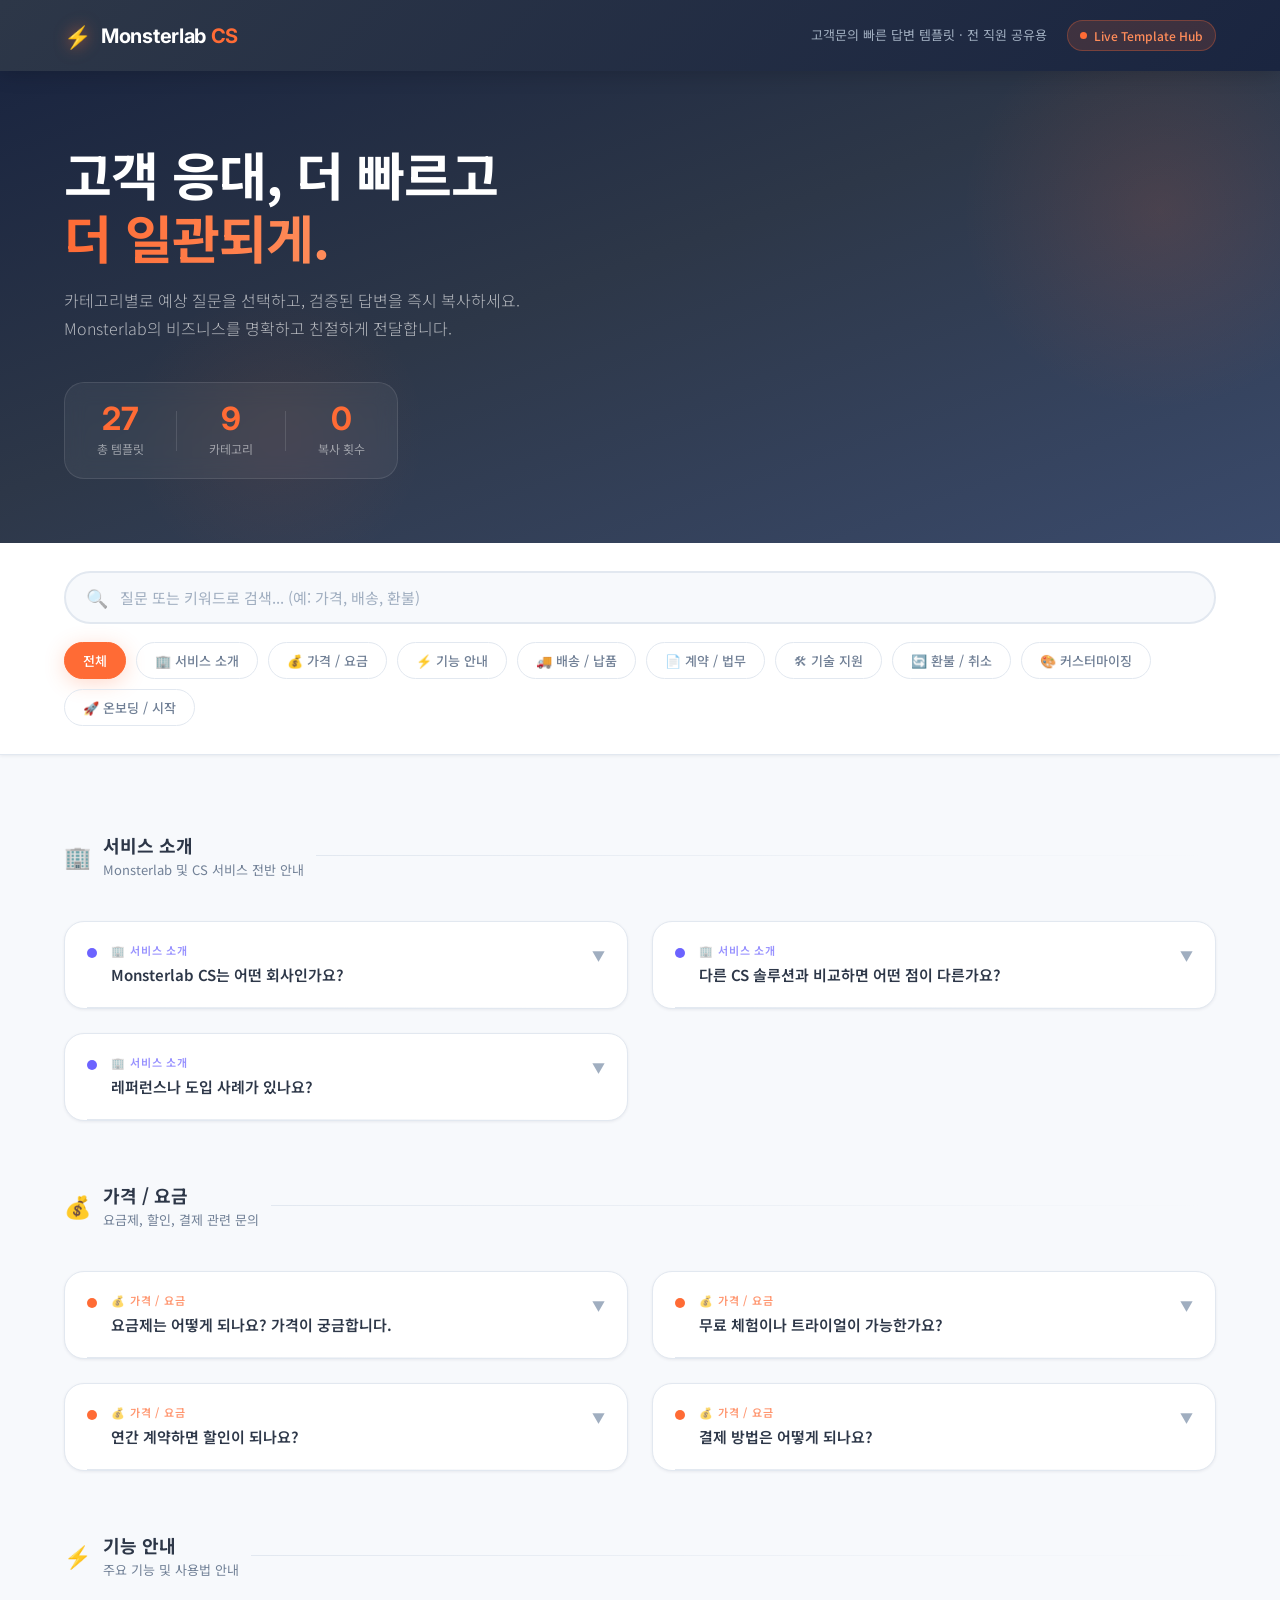
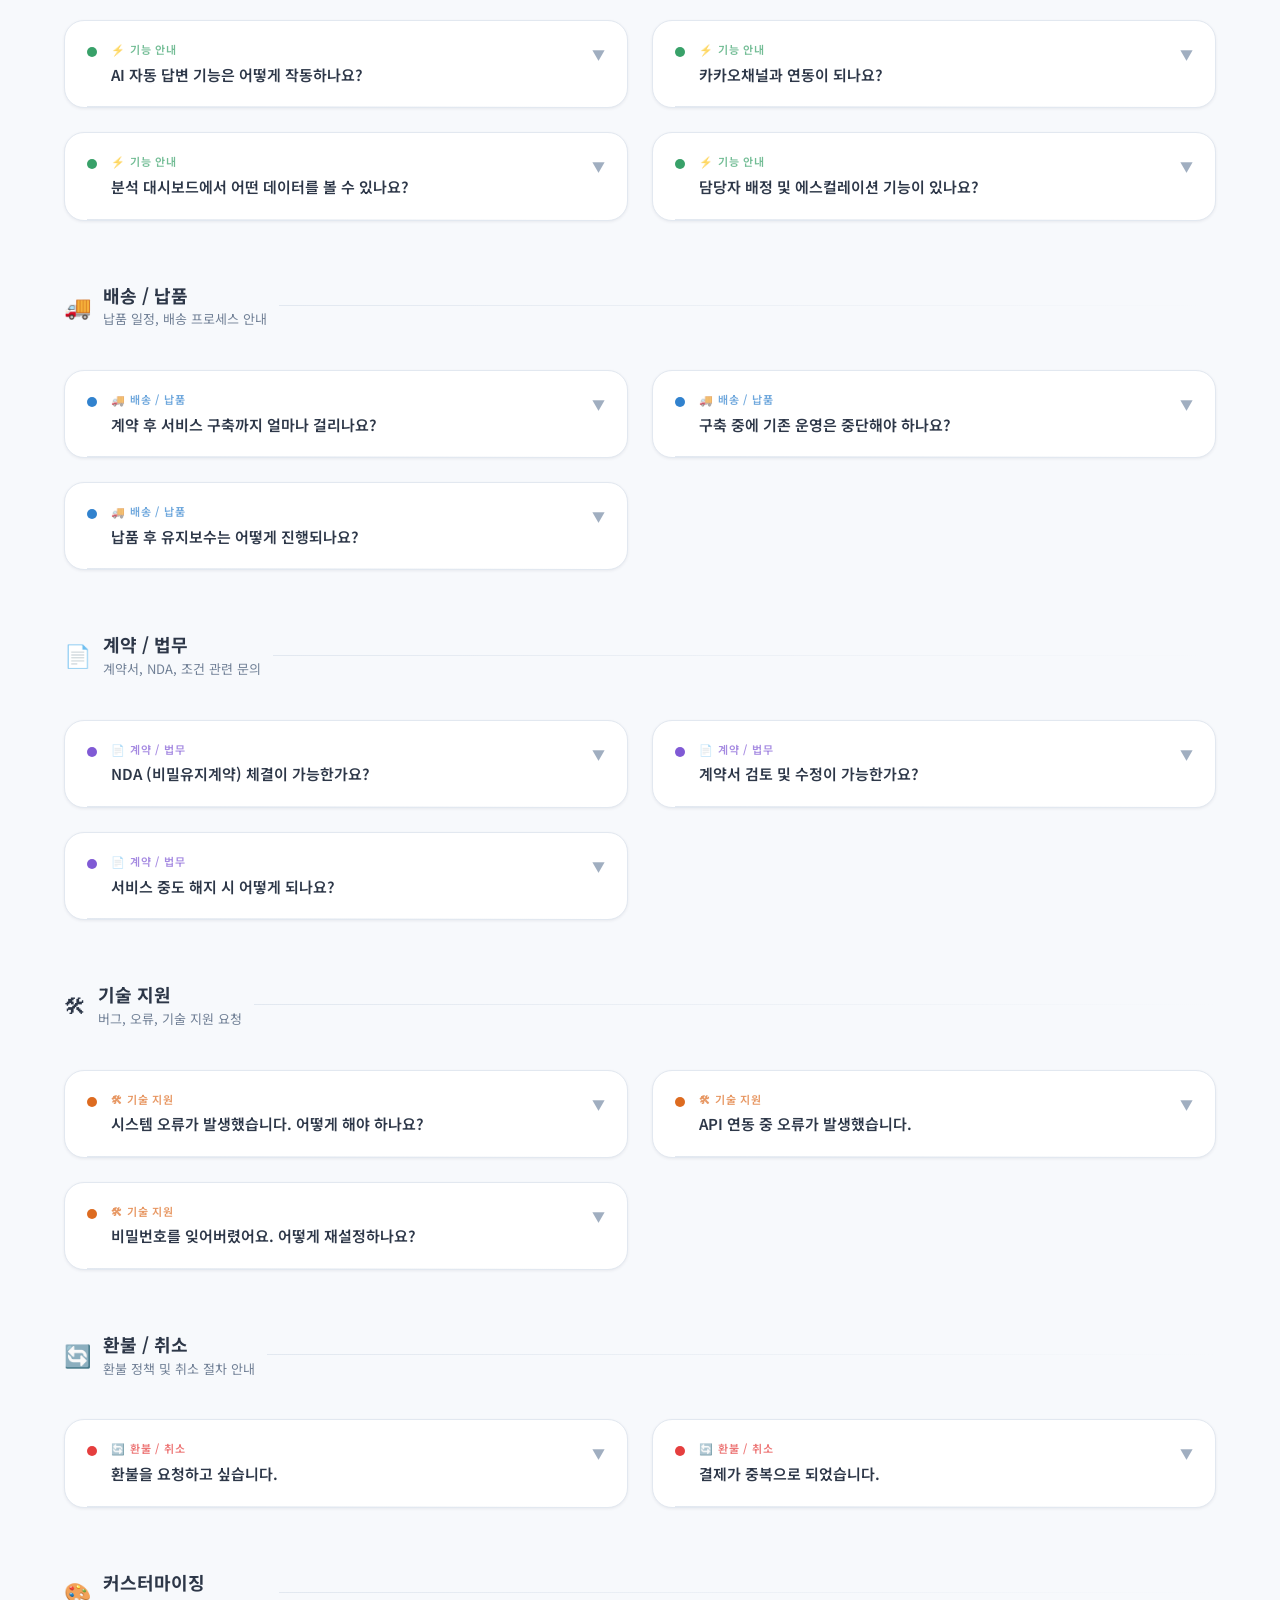
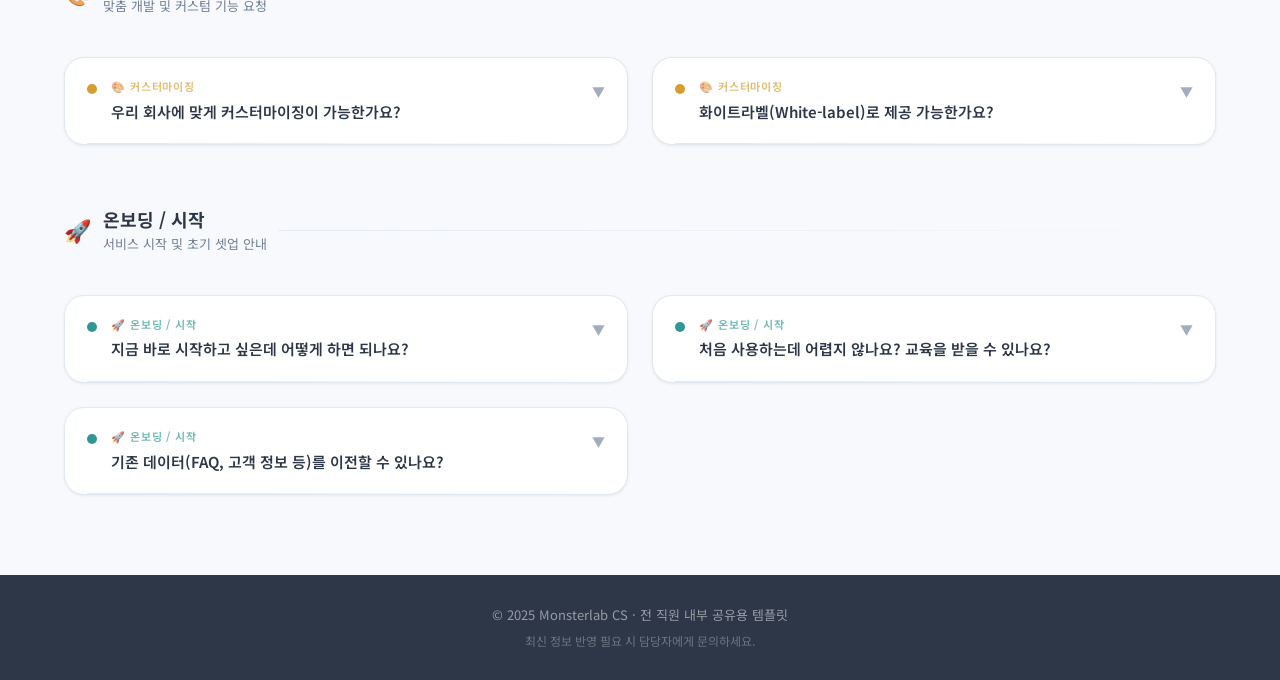
<file: index.html>
<!DOCTYPE html>
<html lang="ko">
<head>
  <meta charset="UTF-8" />
  <meta name="viewport" content="width=device-width, initial-scale=1.0" />
  <title>Monsterlab CS | 고객문의 템플릿</title>
  <meta name="description" content="Monsterlab CS 팀 전용 고객문의 빠른 답변 템플릿 허브. 카테고리별 예상질문과 검증된 답변을 즉시 복사하세요." />
  <link rel="icon" href="data:image/svg+xml,<svg xmlns='http://www.w3.org/2000/svg' viewBox='0 0 100 100'><text y='.9em' font-size='90'>⚡</text></svg>" />
  <link rel="preconnect" href="https://fonts.googleapis.com" crossorigin />
  <link href="https://fonts.googleapis.com/css2?family=Noto+Sans+KR:wght@300;400;500;600;700&family=Inter:wght@300;400;500;600;700&display=swap" rel="stylesheet" />
  <link rel="stylesheet" href="style.css" />
</head>
<body>

  <!-- HEADER -->
  <header class="header">
    <div class="header-inner">
      <div class="logo">
        <span class="logo-icon">⚡</span>
        <span class="logo-text">Monsterlab <span class="logo-accent">CS</span></span>
      </div>
      <p class="header-sub">고객문의 빠른 답변 템플릿 · 전 직원 공유용</p>
      <div class="header-badge">
        <span class="badge-dot"></span>
        <span>Live Template Hub</span>
      </div>
    </div>
  </header>

  <!-- HERO -->
  <section class="hero">
    <div class="hero-inner">
      <h1 class="hero-title">고객 응대, 더 빠르고<br /><span class="highlight">더 일관되게.</span></h1>
      <p class="hero-desc">카테고리별로 예상 질문을 선택하고, 검증된 답변을 즉시 복사하세요.<br />Monsterlab의 비즈니스를 명확하고 친절하게 전달합니다.</p>
      <div class="hero-stats">
        <div class="stat-item"><span class="stat-num" id="totalTemplates">0</span><span class="stat-label">총 템플릿</span></div>
        <div class="stat-divider"></div>
        <div class="stat-item"><span class="stat-num" id="totalCategories">0</span><span class="stat-label">카테고리</span></div>
        <div class="stat-divider"></div>
        <div class="stat-item"><span class="stat-num" id="copiedCount">0</span><span class="stat-label">복사 횟수</span></div>
      </div>
    </div>
  </section>

  <!-- SEARCH & FILTER -->
  <section class="search-section">
    <div class="container">
      <div class="search-bar-wrap">
        <span class="search-icon">🔍</span>
        <input type="text" id="searchInput" class="search-input" placeholder="질문 또는 키워드로 검색... (예: 가격, 배송, 환불)" />
        <button class="search-clear" id="searchClear" style="display:none;">✕</button>
      </div>
      <div class="category-filter" id="categoryFilter">
        <button class="filter-btn active" data-cat="all">전체</button>
      </div>
    </div>
  </section>

  <!-- MAIN CONTENT -->
  <main class="main-content">
    <div class="container">
      <div id="templateGrid" class="template-grid"></div>
      <div id="noResult" class="no-result" style="display:none;">
        <span class="no-result-icon">🔎</span>
        <p>검색 결과가 없습니다.</p>
        <p class="no-result-sub">다른 키워드로 시도해 보세요.</p>
      </div>
    </div>
  </main>

  <!-- TOAST -->
  <div class="toast" id="toast">
    <span class="toast-icon">✅</span>
    <span id="toastMsg">클립보드에 복사되었습니다!</span>
  </div>

  <!-- FOOTER -->
  <footer class="footer">
    <div class="container">
      <p>© 2025 Monsterlab CS · 전 직원 내부 공유용 템플릿</p>
      <p class="footer-sub">최신 정보 반영 필요 시 담당자에게 문의하세요.</p>
    </div>
  </footer>

  <script src="data.js"></script>
  <script src="app.js"></script>
</body>
</html>
<!-- build: v1.0.0 -->
</file>
<file: style.css>
/* ============================================
   MONSTERLAB CS - TEMPLATE HUB STYLES
   Color Palette: Slate Gray + Orange + White
   ============================================ */

:root {
  --orange: #FF6B35;
  --orange-light: #FF8C5A;
  --orange-dark: #E55520;
  --orange-glow: rgba(255, 107, 53, 0.15);
  --slate: #2D3748;
  --slate-light: #4A5568;
  --slate-mid: #718096;
  --slate-soft: #A0AEC0;
  --slate-pale: #E2E8F0;
  --slate-bg: #F7F9FC;
  --white: #FFFFFF;
  --card-bg: #FFFFFF;
  --shadow-sm: 0 1px 3px rgba(45, 55, 72, 0.08);
  --shadow-md: 0 4px 16px rgba(45, 55, 72, 0.10);
  --shadow-lg: 0 8px 32px rgba(45, 55, 72, 0.14);
  --shadow-orange: 0 4px 20px rgba(255, 107, 53, 0.25);
  --radius-sm: 8px;
  --radius-md: 14px;
  --radius-lg: 20px;
  --radius-xl: 28px;
  --transition: all 0.22s cubic-bezier(0.4, 0, 0.2, 1);
}

*, *::before, *::after { box-sizing: border-box; margin: 0; padding: 0; }

html { scroll-behavior: smooth; }

body {
  font-family: 'Noto Sans KR', 'Inter', sans-serif;
  background: var(--slate-bg);
  color: var(--slate);
  line-height: 1.6;
  min-height: 100vh;
}

.container {
  max-width: 1200px;
  margin: 0 auto;
  padding: 0 24px;
}

/* ============================================
   HEADER
   ============================================ */
.header {
  background: linear-gradient(135deg, var(--slate) 0%, #1a2540 100%);
  padding: 18px 0;
  position: sticky;
  top: 0;
  z-index: 100;
  box-shadow: 0 2px 20px rgba(0,0,0,0.18);
}

.header-inner {
  max-width: 1200px;
  margin: 0 auto;
  padding: 0 24px;
  display: flex;
  align-items: center;
  gap: 20px;
  flex-wrap: wrap;
}

.logo {
  display: flex;
  align-items: center;
  gap: 10px;
}

.logo-icon {
  font-size: 22px;
  filter: drop-shadow(0 0 8px rgba(255,107,53,0.7));
}

.logo-text {
  font-family: 'Inter', sans-serif;
  font-weight: 700;
  font-size: 20px;
  color: var(--white);
  letter-spacing: -0.3px;
}

.logo-accent {
  color: var(--orange);
}

.header-sub {
  color: var(--slate-soft);
  font-size: 13px;
  font-weight: 400;
  margin-left: auto;
}

.header-badge {
  display: flex;
  align-items: center;
  gap: 7px;
  background: rgba(255, 107, 53, 0.15);
  border: 1px solid rgba(255, 107, 53, 0.3);
  border-radius: 20px;
  padding: 5px 12px;
  color: var(--orange-light);
  font-size: 12px;
  font-weight: 500;
}

.badge-dot {
  width: 7px;
  height: 7px;
  background: var(--orange);
  border-radius: 50%;
  animation: pulse 1.8s infinite;
}

@keyframes pulse {
  0%, 100% { opacity: 1; transform: scale(1); }
  50% { opacity: 0.6; transform: scale(1.3); }
}

/* ============================================
   HERO
   ============================================ */
.hero {
  background: linear-gradient(160deg, #1a2540 0%, var(--slate) 45%, #3a4a6b 100%);
  padding: 72px 0 64px;
  position: relative;
  overflow: hidden;
}

.hero::before {
  content: '';
  position: absolute;
  top: -60px;
  right: -80px;
  width: 400px;
  height: 400px;
  background: radial-gradient(circle, rgba(255,107,53,0.12) 0%, transparent 70%);
  pointer-events: none;
}

.hero::after {
  content: '';
  position: absolute;
  bottom: -40px;
  left: 10%;
  width: 300px;
  height: 300px;
  background: radial-gradient(circle, rgba(255,107,53,0.07) 0%, transparent 70%);
  pointer-events: none;
}

.hero-inner {
  max-width: 1200px;
  margin: 0 auto;
  padding: 0 24px;
  position: relative;
  z-index: 1;
}

.hero-title {
  font-size: clamp(32px, 5vw, 52px);
  font-weight: 700;
  color: var(--white);
  line-height: 1.2;
  margin-bottom: 18px;
  letter-spacing: -1px;
}

.highlight {
  background: linear-gradient(90deg, var(--orange), var(--orange-light));
  -webkit-background-clip: text;
  -webkit-text-fill-color: transparent;
  background-clip: text;
}

.hero-desc {
  color: rgba(255,255,255,0.65);
  font-size: 16px;
  font-weight: 300;
  line-height: 1.75;
  margin-bottom: 40px;
  max-width: 580px;
}

.hero-stats {
  display: flex;
  align-items: center;
  gap: 0;
  background: rgba(255,255,255,0.05);
  backdrop-filter: blur(10px);
  border: 1px solid rgba(255,255,255,0.1);
  border-radius: var(--radius-lg);
  padding: 20px 32px;
  width: fit-content;
  gap: 32px;
}

.stat-item {
  display: flex;
  flex-direction: column;
  align-items: center;
  gap: 4px;
}

.stat-num {
  font-family: 'Inter', sans-serif;
  font-size: 32px;
  font-weight: 700;
  color: var(--orange);
  line-height: 1;
}

.stat-label {
  font-size: 12px;
  color: rgba(255,255,255,0.5);
  font-weight: 400;
}

.stat-divider {
  width: 1px;
  height: 40px;
  background: rgba(255,255,255,0.12);
}

/* ============================================
   SEARCH & FILTER
   ============================================ */
.search-section {
  background: var(--white);
  padding: 28px 0;
  border-bottom: 1px solid var(--slate-pale);
  box-shadow: var(--shadow-sm);
}

.search-bar-wrap {
  position: relative;
  display: flex;
  align-items: center;
  background: var(--slate-bg);
  border: 2px solid var(--slate-pale);
  border-radius: var(--radius-xl);
  padding: 0 20px;
  transition: var(--transition);
  margin-bottom: 18px;
}

.search-bar-wrap:focus-within {
  border-color: var(--orange);
  background: var(--white);
  box-shadow: var(--shadow-orange);
}

.search-icon {
  font-size: 18px;
  margin-right: 12px;
  opacity: 0.5;
  flex-shrink: 0;
}

.search-input {
  flex: 1;
  border: none;
  background: transparent;
  font-size: 15px;
  font-family: 'Noto Sans KR', sans-serif;
  color: var(--slate);
  padding: 14px 0;
  outline: none;
}

.search-input::placeholder { color: var(--slate-soft); }

.search-clear {
  background: none;
  border: none;
  color: var(--slate-soft);
  cursor: pointer;
  font-size: 16px;
  padding: 4px 8px;
  border-radius: 50%;
  transition: var(--transition);
}

.search-clear:hover {
  color: var(--orange);
  background: var(--orange-glow);
}

.category-filter {
  display: flex;
  gap: 10px;
  flex-wrap: wrap;
}

.filter-btn {
  padding: 8px 18px;
  border-radius: 20px;
  border: 1.5px solid var(--slate-pale);
  background: transparent;
  color: var(--slate-mid);
  font-size: 13px;
  font-family: 'Noto Sans KR', sans-serif;
  font-weight: 500;
  cursor: pointer;
  transition: var(--transition);
  white-space: nowrap;
}

.filter-btn:hover {
  border-color: var(--orange);
  color: var(--orange);
  background: var(--orange-glow);
}

.filter-btn.active {
  background: var(--orange);
  border-color: var(--orange);
  color: var(--white);
  box-shadow: var(--shadow-orange);
}

/* ============================================
   MAIN CONTENT & TEMPLATE GRID
   ============================================ */
.main-content {
  padding: 40px 0 80px;
}

.template-grid {
  display: grid;
  grid-template-columns: repeat(auto-fill, minmax(520px, 1fr));
  gap: 24px;
}

/* ============================================
   TEMPLATE CARD
   ============================================ */
.template-card {
  background: var(--card-bg);
  border-radius: var(--radius-lg);
  box-shadow: var(--shadow-sm);
  border: 1px solid var(--slate-pale);
  overflow: hidden;
  transition: var(--transition);
  display: flex;
  flex-direction: column;
}

.template-card:hover {
  box-shadow: var(--shadow-md);
  transform: translateY(-3px);
  border-color: rgba(255,107,53,0.25);
}

/* Card Header / Accordion Toggle */
.card-header {
  display: flex;
  align-items: flex-start;
  gap: 14px;
  padding: 20px 22px;
  cursor: pointer;
  user-select: none;
  transition: var(--transition);
  position: relative;
}

.card-header:hover {
  background: linear-gradient(90deg, rgba(255,107,53,0.04), transparent);
}

.card-category-dot {
  width: 10px;
  height: 10px;
  border-radius: 50%;
  flex-shrink: 0;
  margin-top: 6px;
}

.card-header-text {
  flex: 1;
}

.card-category-label {
  font-size: 11px;
  font-weight: 600;
  letter-spacing: 0.08em;
  text-transform: uppercase;
  margin-bottom: 5px;
  opacity: 0.7;
}

.card-question {
  font-size: 15px;
  font-weight: 600;
  color: var(--slate);
  line-height: 1.5;
}

.card-arrow {
  font-size: 13px;
  color: var(--slate-soft);
  transition: transform 0.25s ease;
  flex-shrink: 0;
  margin-top: 4px;
}

.template-card.open .card-arrow {
  transform: rotate(180deg);
}

/* Card Body (collapsed by default) */
.card-body {
  display: none;
  padding: 0 22px 22px;
  flex-direction: column;
  gap: 14px;
  animation: slideDown 0.25s ease;
}

@keyframes slideDown {
  from { opacity: 0; transform: translateY(-6px); }
  to   { opacity: 1; transform: translateY(0); }
}

.template-card.open .card-body {
  display: flex;
}

/* Divider */
.card-divider {
  height: 1px;
  background: linear-gradient(90deg, var(--slate-pale), transparent);
  margin: 0 22px;
}

/* Tip / Context banner */
.card-tip {
  display: flex;
  align-items: flex-start;
  gap: 8px;
  background: linear-gradient(90deg, #FFF8F5, #FFFBF9);
  border-left: 3px solid var(--orange);
  border-radius: 0 var(--radius-sm) var(--radius-sm) 0;
  padding: 10px 14px;
  font-size: 13px;
  color: var(--slate-light);
  line-height: 1.5;
}

.card-tip-icon { font-size: 15px; flex-shrink: 0; margin-top: 1px; }

/* Answer block label */
.answer-label {
  font-size: 11px;
  font-weight: 700;
  letter-spacing: 0.06em;
  text-transform: uppercase;
  color: var(--slate-soft);
  margin-bottom: 2px;
}

/* Answer text area */
.answer-text {
  background: linear-gradient(135deg, #F9FAFC, #F5F7FA);
  border: 1px solid var(--slate-pale);
  border-radius: var(--radius-md);
  padding: 16px 18px;
  font-size: 14px;
  line-height: 1.8;
  color: var(--slate);
  white-space: pre-line;
  flex: 1;
}

/* Copy Button */
.copy-btn {
  display: flex;
  align-items: center;
  justify-content: center;
  gap: 8px;
  background: linear-gradient(135deg, var(--orange), var(--orange-dark));
  color: var(--white);
  border: none;
  border-radius: var(--radius-md);
  padding: 12px 22px;
  font-size: 14px;
  font-family: 'Noto Sans KR', sans-serif;
  font-weight: 600;
  cursor: pointer;
  transition: var(--transition);
  width: 100%;
  box-shadow: 0 2px 8px rgba(255,107,53,0.3);
}

.copy-btn:hover {
  background: linear-gradient(135deg, var(--orange-light), var(--orange));
  box-shadow: var(--shadow-orange);
  transform: translateY(-1px);
}

.copy-btn:active { transform: translateY(0); }

.copy-btn.copied {
  background: linear-gradient(135deg, #38A169, #2F855A);
  box-shadow: 0 2px 8px rgba(56,161,105,0.3);
}

.copy-btn-icon { font-size: 16px; }

/* Tags */
.card-tags {
  display: flex;
  gap: 6px;
  flex-wrap: wrap;
}

.tag {
  background: var(--orange-glow);
  color: var(--orange-dark);
  border-radius: 10px;
  padding: 3px 10px;
  font-size: 11px;
  font-weight: 500;
}

/* ============================================
   SECTION HEADING (Category group label)
   ============================================ */
.section-heading {
  display: flex;
  align-items: center;
  gap: 12px;
  margin: 36px 0 16px;
  grid-column: 1 / -1;
}

.section-heading-icon {
  font-size: 22px;
}

.section-heading-text h2 {
  font-size: 18px;
  font-weight: 700;
  color: var(--slate);
}

.section-heading-text p {
  font-size: 13px;
  color: var(--slate-mid);
  font-weight: 400;
}

.section-heading-line {
  flex: 1;
  height: 1px;
  background: linear-gradient(90deg, var(--slate-pale), transparent);
}

/* ============================================
   NO RESULT
   ============================================ */
.no-result {
  text-align: center;
  padding: 80px 20px;
  color: var(--slate-mid);
  grid-column: 1 / -1;
}

.no-result-icon { font-size: 48px; display: block; margin-bottom: 16px; }
.no-result p { font-size: 16px; font-weight: 500; }
.no-result-sub { font-size: 14px; margin-top: 6px; opacity: 0.6; }

/* ============================================
   TOAST NOTIFICATION
   ============================================ */
.toast {
  position: fixed;
  bottom: 32px;
  left: 50%;
  transform: translateX(-50%) translateY(20px);
  background: var(--slate);
  color: var(--white);
  padding: 12px 24px;
  border-radius: 40px;
  font-size: 14px;
  font-weight: 500;
  display: flex;
  align-items: center;
  gap: 8px;
  box-shadow: var(--shadow-lg);
  opacity: 0;
  pointer-events: none;
  transition: all 0.3s cubic-bezier(0.4, 0, 0.2, 1);
  z-index: 9999;
  white-space: nowrap;
}

.toast.show {
  opacity: 1;
  transform: translateX(-50%) translateY(0);
}

.toast-icon { font-size: 16px; }

/* ============================================
   FOOTER
   ============================================ */
.footer {
  background: var(--slate);
  color: rgba(255,255,255,0.5);
  text-align: center;
  padding: 28px 24px;
  font-size: 13px;
  line-height: 1.8;
}

.footer-sub { font-size: 12px; opacity: 0.6; margin-top: 4px; }

/* ============================================
   RESPONSIVE
   ============================================ */
@media (max-width: 900px) {
  .template-grid {
    grid-template-columns: 1fr;
  }
}

@media (max-width: 640px) {
  .hero { padding: 48px 0 44px; }
  .hero-stats { flex-direction: column; gap: 16px; padding: 20px 24px; }
  .stat-divider { width: 60px; height: 1px; }
  .header-sub { display: none; }
  .hero-desc { font-size: 14px; }
}

/* ============================================
   SCROLLBAR
   ============================================ */
::-webkit-scrollbar { width: 6px; }
::-webkit-scrollbar-track { background: var(--slate-bg); }
::-webkit-scrollbar-thumb {
  background: var(--slate-pale);
  border-radius: 3px;
}
::-webkit-scrollbar-thumb:hover { background: var(--orange); }

/* ============================================
   SELECTION COLOR
   ============================================ */
::selection {
  background: rgba(255,107,53,0.2);
  color: var(--slate);
}
</file>
